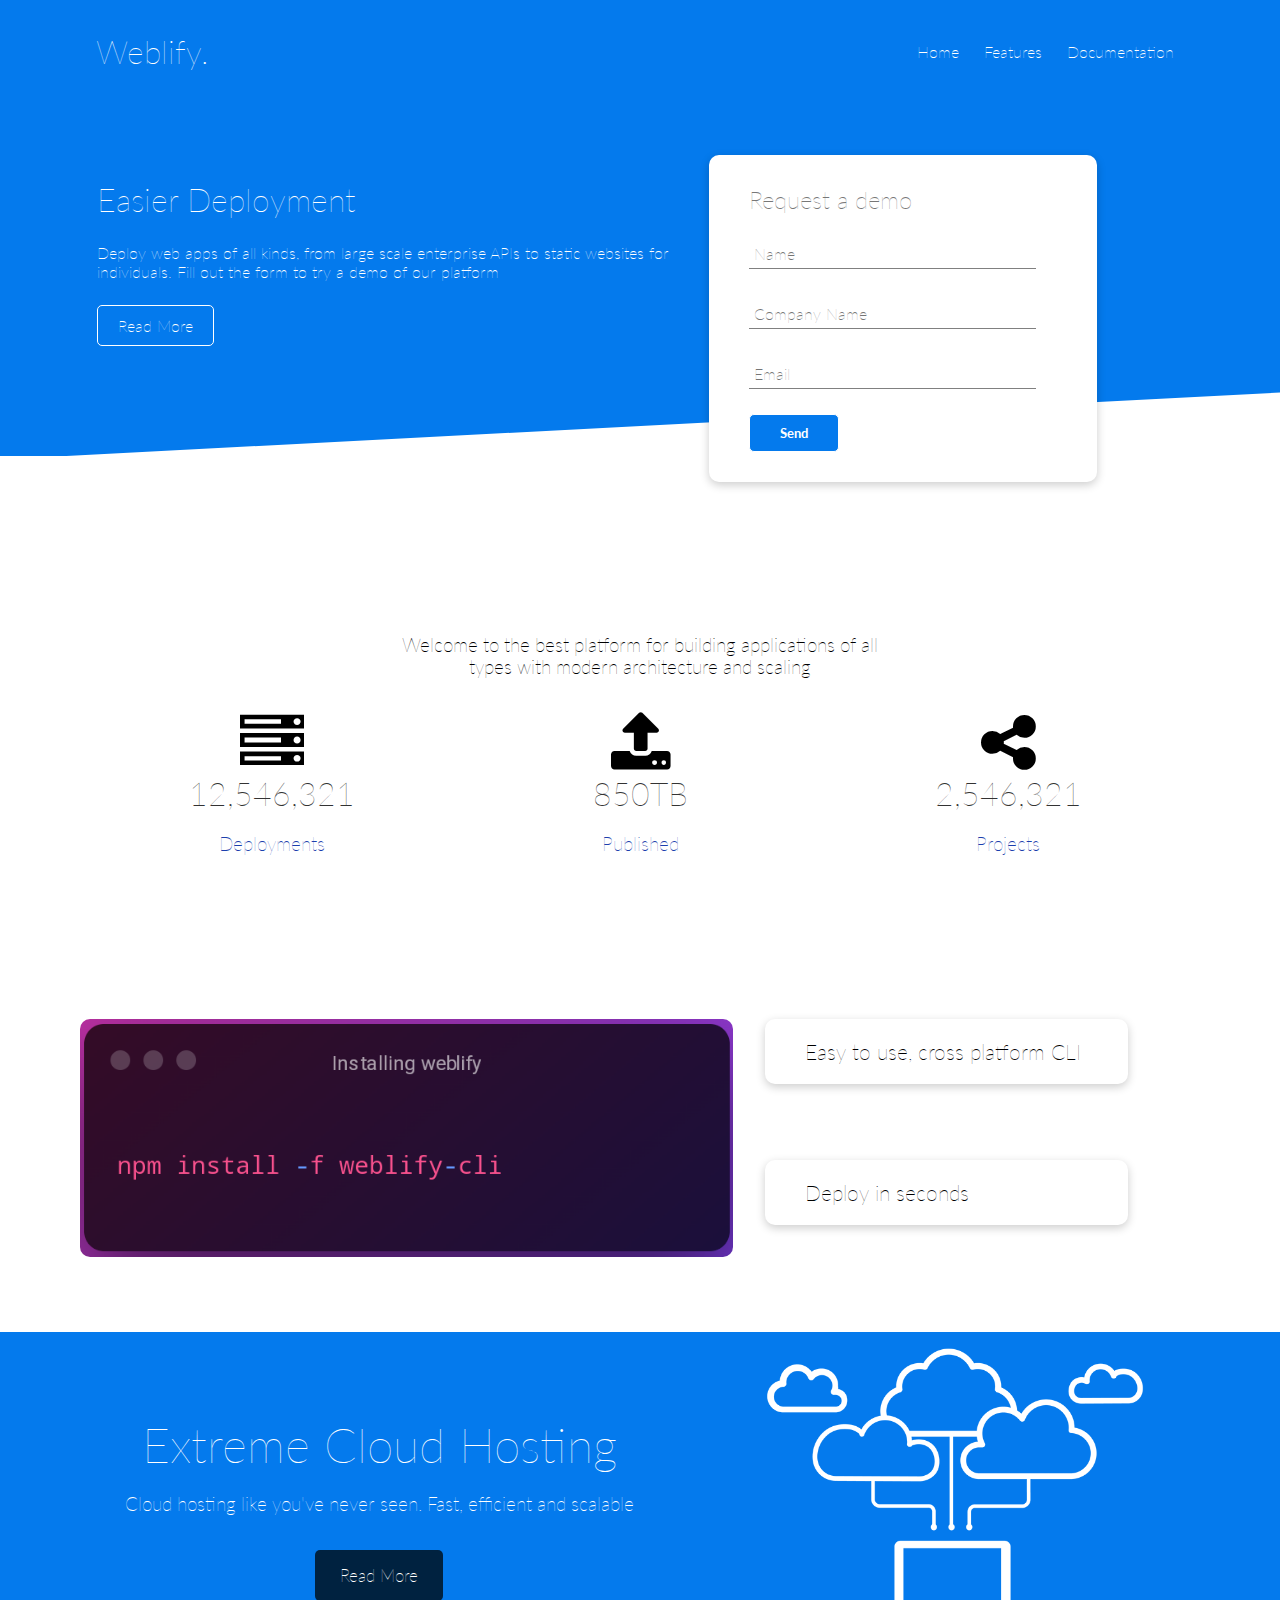
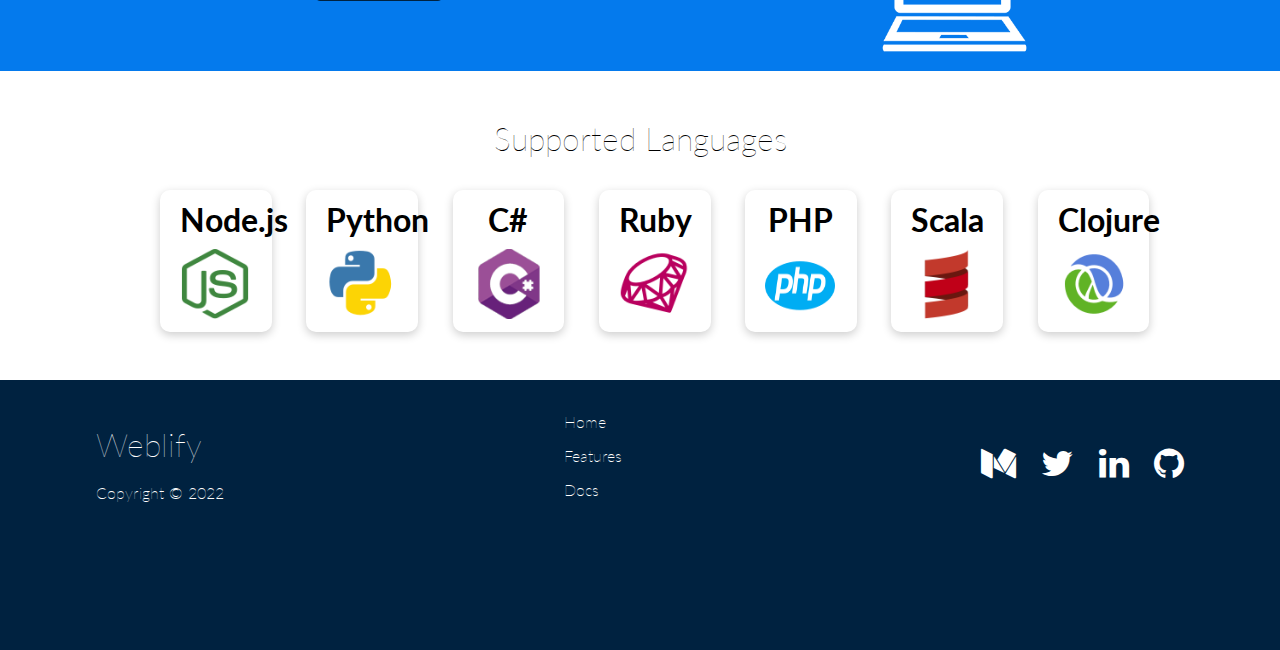
<file: index.html>
<!DOCTYPE html>
<html lang="en-US">
<head>
	<link rel="stylesheet" href="css/utilities.css">
	<link rel="stylesheet" href="css/styles.css">
	<!-- <link rel="stylesheet" href="https://cdnjs.cloudflare.com/ajax/libs/font-awesome/5.15.1/css/all.min.css" integrity="sha512-+4zCK9k+qNFUR5X+cKL9EIR+ZOhtIloNl9GIKS57V1MyNsYpYcUrUeQc9vNfzsWfV28IaLL3i96P9sdNyeRssA==" crossorigin="anonymous"/> -->
	<link rel="stylesheet" href="https://cdnjs.cloudflare.com/ajax/libs/font-awesome/4.7.0/css/font-awesome.min.css">
	<meta name="viewport" content="width=device-width, initial-scale=1.0">
	<meta charset="utf-8">
	<title>Weblify</title>
</head>
<body>
<header class="bg-primary">
	<!-------------------- Navbar ------------------>
	<section class="navbar">
		<div class="container py-3">
			<nav class="flex">
				<h1 class="logo md"><a href="index.html">Weblify.</a></h1>
				<ul>
					<li><a href="index.html">Home</a></li>
					<li><a href="features.html">Features</a></li>
					<li><a href="docs.html"><span class="long">Documentation</span><span class="short">Docs</span></a></li>
				</ul>
			</nav>
		</div>
	</section>

	<!-- ----------------Deployment and Form--------------- -->
	<section class="hero bg-primary my-3">
		<div class="container grid px-3">
			<div class="deploy">
				<h2 class="md">Easier Deployment</h2>
				<p class="my-2">Deploy web apps of all kinds, from large scale enterprise APIs to static websites for individuals. Fill out the form to try a demo of our platform</p>

				<button class="btn sm">Read More</button>
			</div>

			<div class="form">
				<form name="contact" method="POST" data-netlify="true" netlify-honeypot="bot-field" class="card px-3 py-3">
					<input type="hidden" name="form-name" value="contact">
					<p class="hidden" style="visibility: hidden; height: 0px;">
					    <label>
					      Don’t fill this out if you’re human: <input name="bot-field" />
					    </label>
					 </p>
					<h2>Request a demo</h2>
					<label for="name"></label>
					<input type="text" name="name" placeholder="Name"><br>
					<label for="company"></label>
					<input type="text" name="company" placeholder="Company Name"><br>
					<label for="email"></label>
					<input type="text" name="email" placeholder="Email"><br>
					<input type="submit" name="Send" value="Send" class="btn">	
				</form>
			</div>
		</div>
		
	</section>

</header><br><br>

<!-- ----------------Welcome--------------- -->

<section class="welcome my-5">
	<div class="container">
		<h3 class="my-2">
			Welcome to the best platform for building applications of all<br> types with modern architecture and scaling
		</h3>

		<div class="stats grid-3 my-3">
			<div>
				<!-- <i class="fas fa-server fa-3x"></i> -->
				<i class="fa fa-server fa-4x"></i>
				<h2>12,546,321</h2>
				<h3>Deployments</h3>
			</div>

			<div>
				<i class="fa fa-upload fa-4x"></i>
				<h2>850TB</h2>
				<h3>Published</h3>
			</div>

			<div>
				<i class="fa fa-share-alt fa-4x" ></i>
				<!-- <i class="fa fa-project-diagram fa-3x"></i> -->
				<h2>2,546,321</h2>
				<h3>Projects</h3>
			</div>
		</div>

	</div>
</section>


<!-- -----------CLI------------ -->

<section class="cli bg-white">
	<div class="install container py-4">
		<div>
			<img src="image/npm.png" alt="install" style="border-radius: 10px;">
		</div>

		<div>
			<h2>Easy to use, cross platform CLI</h2><br><br><br><br>
			<h2>Deploy in seconds</h2>
		</div>
		
	</div>
	
</section>

<!-- -----------HOSTING------- -->
<section class="host bg-primary my-2">
	<div class="container">
		<div class="text-center">
			<h1 class="">Extreme Cloud Hosting</h1><br>
			<p class="">
				Cloud hosting like you've never seen. Fast, efficient and scalable
			</p><br>

			<button class="btn">Read More</button><br>
		</div>

		<div>
			<img src="image/cloud.png" alt="computer cloud">
		</div>
	</div>
</section>


<!-- -----------LANGUAGES------- -->
<section class="lang my-4">
	<div class="container">
		<h1 class="text-center my-3 md">Supported Languages</h1>
		<div class="images">
			<div class="">
				<h1 class="text-center">Node.js</h1>
				<img src="image/logos/node.png" alt="nodeJs">
			</div>

			<div class="">
				<h1 class="text-center">Python</h1>
				<img src="image/logos/python.png" alt="python">
			</div>

			<div class="">
				<h1 class="text-center">C#</h1>
				<img src="image/logos/csharp.png" alt="C#">
			</div>

			<div class="">
				<h1 class="text-center">Ruby</h1>
				<img src="image/logos/ruby.png" alt="Ruby">
			</div>

			<div class="">
				<h1 class="text-center">PHP</h1>
				<img src="image/logos/php.png" alt="php">
			</div class="card">
			<h1></h1>

			<div class="">
				<h1 class="text-center">Scala</h1>
				<img src="image/logos/scala.png" alt="Scala">
			</div>

			<div class="">
				<h1 class="text-center">Clojure</h1>
				<img src="image/logos/clojure.png" alt="Clojure">
			</div>

		</div>
	</div>
</section>


<!-- -----------FOOTER------- -->
<footer class="bg-secondary">
	<div class="container py-3">
		<div>
			<h1>Weblify</h1><br>
			<p>Copyright &copy; 2022 </p>
		</div>

		<div>
			<nav>
				<ul>
					<li><a href="index.html">Home</a></li>
					<li><a href="features.html">Features</a></li>
					<li><a href="docs.html">Docs</a></li>
				</ul>
			</nav>
		</div>

		<div class="icon">
			<a href=""><i class="fa fa-medium"></i></a>
			<a href=""><i class="fa fa-twitter"></i></a>
			<a href=""><i class="fa fa-linkedin"></i></a>
			<a href="https://github.com/FatScythe"><i class="fa fa-github"></i></a>
		</div>
	</div>
</footer>
</body>
</html>
</file>
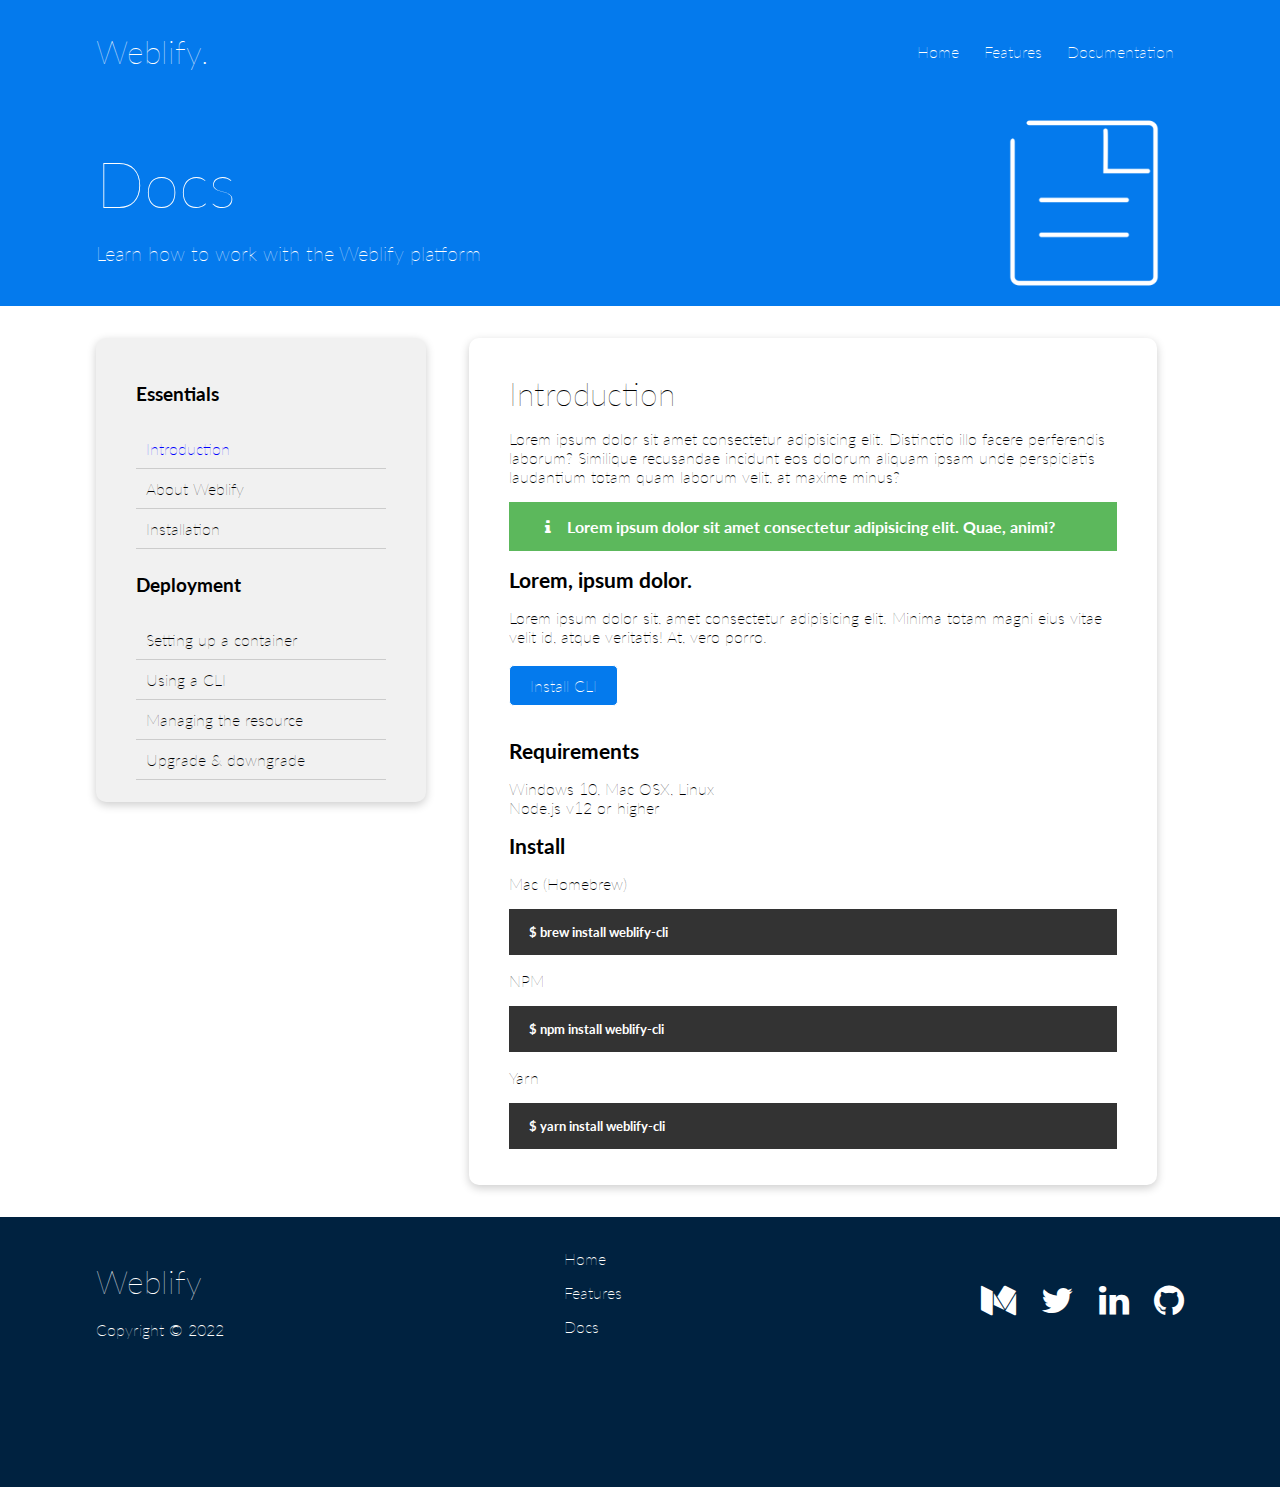
<file: docs.html>
<!DOCTYPE html>
<html lang="en-US">
<head>
	<title>Documentation | Weblify</title>
	<link rel="stylesheet" href="css/utilities.css">
	<link rel="stylesheet" href="css/docs.css">
	<link rel="stylesheet" href="https://cdnjs.cloudflare.com/ajax/libs/font-awesome/4.7.0/css/font-awesome.min.css">
	<meta name="viewport" content="width=device-width, initial-scale=1.0">
	<meta charset="utf-8">
</head>
<body>

<header>
	<!-------------------- Navbar ------------------>
	<section class="navbar bg-primary">
		<div class="container py-3">
			<nav class="flex">
				<h1 class="logo md"><a href="index.html">Weblify.</a></h1>
				<ul>
					<li><a href="index.html">Home</a></li>
					<li><a href="features.html">Features</a></li>
					<li><a href="docs.html"><span class="long">Documentation</span><span class="short">Docs</span></a></li>
				</ul>
			</nav>
		</div>
	</section>

	<!-------------------- DOCUMENTATION ------------------>
	<section class="docs bg-primary">
		<div class="container grid">
			<div>
				<h1 class="xl">Docs</h1><br>
				<p class="lead">Learn how to work with the Weblify platform</p>
			</div>

			<div>
				<img src="image/docs.png" alt="Documentation">
			</div>
		</div>
	</section>

</header>

<main>

		<!------------------Essentials and Introduction-------------------->

	<section class="sub-hero my-3">
		<div class="container">
			<div class="essential card">

				<h1 class="my-2">Essentials</h1>
				<nav>
					<ul>
						<li><a href="" class="active">Introduction</a></li>
						<li><a href="">About Weblify</a></li>
						<li><a href="">Installation</a></li>
					</ul>
				</nav>

				<h1 class="my-2">Deployment</h1>
				<nav>
					<ul>
						<li><a href="">Setting up a container</a></li>
						<li><a href="">Using a CLI</a></li>
						<li><a href="">Managing the resource</a></li>
						<li><a href="">Upgrade & downgrade</a></li>
					</ul>
				</nav>

			</div>

			<div class="intro card">
				<h1 class="my-1">Introduction</h1>
				<p class="my-1">Lorem ipsum dolor sit amet consectetur adipisicing elit. Distinctio illo facere perferendis laborum? Similique recusandae incidunt eos dolorum aliquam ipsam unde perspiciatis laudantium totam quam laborum velit, at maxime minus?</p>

				<p><i class="fa fa-info px-1"></i>Lorem ipsum dolor sit amet consectetur adipisicing elit. Quae, animi?</p>

				<h2 class="my-1">Lorem, ipsum dolor.</h2>

				<p>Lorem ipsum dolor sit, amet consectetur adipisicing elit. Minima totam magni eius vitae velit id, atque veritatis! At, vero porro.</p><br>

				<button class="btn">Install CLI</button>

				<h1 class="my-1">Requirements</h1>

				<p>Windows 10, Mac OSX, Linux<br>Node.js v12 or higher</p>

				<h2 class="my-1">Install</h2>

				<h3>Mac (Homebrew)</h3>

				<p class="my-1 tiny">$ brew install weblify-cli</p>

				<h3>NPM</h3>

				<p class="my-1 tiny">$ npm install weblify-cli</p>

				<h3>Yarn</h3>

				<p class="my-1 tiny">$ yarn install weblify-cli</p>
			</div>
		</div>
	</section>
</main>





<!-- -----------FOOTER------- -->
<footer class="bg-secondary">
	<div class="container py-3">
		<div>
			<h1>Weblify</h1><br>
			<p>Copyright &copy; 2022 </p>
		</div>

		<div>
			<nav>
				<ul>
					<li><a href="index.html">Home</a></li>
					<li><a href="features.html">Features</a></li>
					<li><a href="docs.html">Docs</a></li>
				</ul>
			</nav>
		</div>

		<div class="icon">
			<a href=""><i class="fa fa-medium"></i></a>
			<a href=""><i class="fa fa-twitter"></i></a>
			<a href=""><i class="fa fa-linkedin"></i></a>
			<a href="https://github.com/FatScythe"><i class="fa fa-github"></i></a>
		</div>
	</div>
</footer>

</body>
</html>
</file>
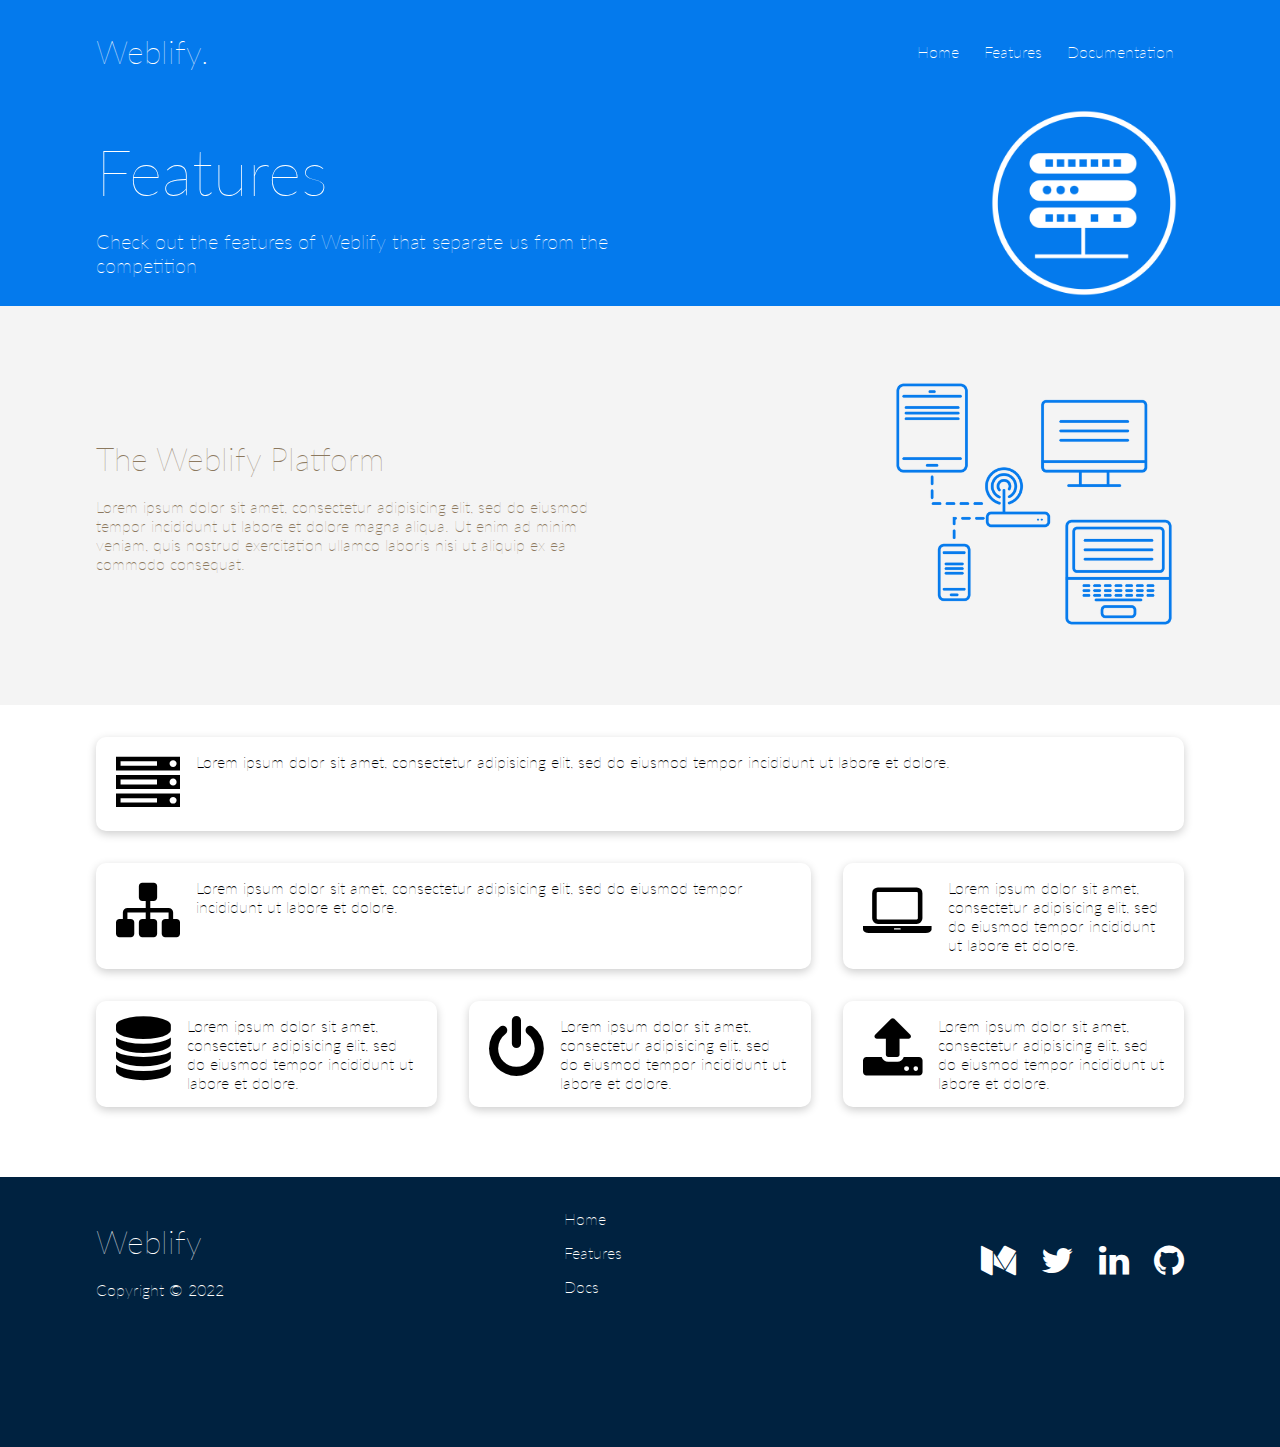
<file: features.html>
<!DOCTYPE html>
<html lang="en-US">
<head>
	<title>Features | Weblify</title>
	<link rel="stylesheet" href="css/utilities.css">
	<link rel="stylesheet" href="css/features.css">
	<link rel="stylesheet" href="https://cdnjs.cloudflare.com/ajax/libs/font-awesome/4.7.0/css/font-awesome.min.css">
	<meta name="viewport" content="width=device-width, initial-scale=1.0">
	<meta charset="utf-8">
</head>
<body>

<header>
	<!-------------------- Navbar ------------------>
	<section class="navbar bg-primary">
		<div class="container py-3">
			<nav class="flex">
				<h1 class="logo md"><a href="index.html">Weblify.</a></h1>
				<ul>
					<li><a href="index.html">Home</a></li>
					<li><a href="features.html">Features</a></li>
					<li><a href="docs.html"><span class="long">Documentation</span><span class="short">Docs</span></a></li>
				</ul>
			</nav>
		</div>
	</section>


	<!-------------------- FEATURES ------------------>
	<section class="features bg-primary">
		<div class="container grid">
			<div>
				<h1 class="xl">Features</h1><br>
				<p class="lead">Check out the features of Weblify that separate us from the <br>competition</p>
			</div>

			<div>
				<img src="image/server.png" alt="server">
			</div>
		</div>
	</section>

</header>

<main>
	<!-------------------- PLATFORM ------------------>
	<section class="platform bg-white">
		<div class="container grid py-4">
			<div>
				<h1 class="md">The Weblify Platform</h1><br>
				<p>Lorem ipsum dolor sit amet, consectetur adipisicing elit, sed do eiusmod
				tempor incididunt ut labore et dolore magna aliqua. Ut enim ad minim veniam,
				quis nostrud exercitation ullamco laboris nisi ut aliquip ex ea commodo
				consequat.</p>
			</div>

			<div>
				<img src="image/server2.png" alt="server">
			</div>
		</div>
	</section>

	<!-------------------- FUNCTION ------------------>


	<section class="function my-3">
		<div class="container">

			<div class="card">
					<i class="fa fa-server fa-4x"></i>
					<p>Lorem ipsum dolor sit amet, consectetur adipisicing elit, sed do eiusmod
					tempor incididunt ut labore et dolore.</p>
			</div>

			<div class="card">
					<i class="fa fa-sitemap fa-4x"></i>
					<!-- <i class="fa fa-server fa-4x"></i> -->
					<p>Lorem ipsum dolor sit amet, consectetur adipisicing elit, sed do eiusmod
					tempor incididunt ut labore et dolore.</p>
			</div>

			<div class="card">
					<i class="fa fa-laptop fa-4x"></i>
					<p>Lorem ipsum dolor sit amet, consectetur adipisicing elit, sed do eiusmod
					tempor incididunt ut labore et dolore.</p>
			</div>

			<div class="card">
					<i class="fa fa-database fa-4x"></i>
					<p>Lorem ipsum dolor sit amet, consectetur adipisicing elit, sed do eiusmod
					tempor incididunt ut labore et dolore.</p>
			</div>

			<div class="card">
					<i class="fa fa-power-off fa-4x"></i>
					<p>Lorem ipsum dolor sit amet, consectetur adipisicing elit, sed do eiusmod
					tempor incididunt ut labore et dolore.</p>
			</div>

			<div class="card">
					<i class="fa fa-upload fa-4x"></i>
					<p>Lorem ipsum dolor sit amet, consectetur adipisicing elit, sed do eiusmod
					tempor incididunt ut labore et dolore.</p>
			</div>
			
		</div>
		
	</section><br><br>

</main>


<!-------------FOOTER--------->
<footer class="bg-secondary">
	<div class="container py-3">
		<div>
			<h1>Weblify</h1><br>
			<p>Copyright &copy; 2022 </p>
		</div>

		<div>
			<nav>
				<ul>
					<li><a href="index.html">Home</a></li>
					<li><a href="features.html">Features</a></li>
					<li><a href="docs.html">Docs</a></li>
				</ul>
			</nav>
		</div>

		<div class="icon">
			<a href=""><i class="fa fa-medium"></i></a>
			<a href=""><i class="fa fa-twitter"></i></a>
			<a href=""><i class="fa fa-linkedin"></i></a>
			<a href="https://github.com/FatScythe"><i class="fa fa-github"></i></a>
		</div>
	</div>
</footer>

</body>
</html>
</file>
<file: css/utilities.css>
/*----Background------*/
.bg-primary {
	background: var(--blue);
	color: #fff;
}

.bg-secondary {
	background: var(--darkblue);
	color: #fff;
}

.bg-white {
	background: #fff;
	color: var(--black);
}


/*----------image--------*/
img {
	width: 100%;
}

a {
	text-decoration: none;
	color: #fff;
}

/*-----Container-----*/
.container {
	width: 85%;
	margin: 0 auto;
}

@media screen and (max-width: 768px) {
	.container {
		width: 90%;
	}	
}

/*----flex-----*/
.flex {
	display: flex;
	justify-content: space-between;
	align-items: center;
	height: 100%;
}

/*----------button---------*/
.btn {
	border: 1px solid #fff;
	color: #fff;
	background-color: transparent;
	border-radius: 5px;
	padding: 10px 20px;
	cursor: pointer;
}

.btn:hover {
	transform: scale(0.95);
}

/*----Grid-----*/
.grid {
	display: grid;
	justify-content: center;
	align-content: center;
	height: 100%;
	grid-template-columns: repeat(2,1fr);
	grid-gap: 2rem;
}

.grid-3 {
	display: grid;
	justify-content: center;
	align-content: center;
	height: 100%;
	grid-template-columns: repeat(3,1fr);
	grid-gap: 1rem;
}


/* Text sizes */
.tiny {
	font-size: 13px;
}

.lead {
  font-size: 20px;
}

.sm {
  font-size: 1rem;
}

.md {
  font-size: 2rem;
}

.lg {
  font-size: 3rem;
}

.xl {
  font-size: 4rem;
}

/*Text-align*/

.text-center {
  text-align: center;
}

.text-left {
  text-align: left;
}

.text-right {
  text-align: right;
}


/*------Margin------*/
.m-1 {
	margin: 1.0rem;
}

.m-2 {
	margin: 1.5rem;
}

.m-3 {
	margin: 2.0rem;
}

.m-4 {
	margin: 3rem;
}

.m-5 {
	margin: 4rem;
}

/*------Margin-top and bottom------*/
.my-1 {
	margin: 1.0rem 0;
}

.my-2 {
	margin: 1.5rem 0;
}

.my-3 {
	margin: 2.0rem 0;
}

.my-4 {
	margin: 3rem 0;
}

.my-5 {
	margin: 4rem 0;
}

/*------Margin-left and right------*/
.mx-1 {
	margin: 0 1.0rem;
}

.mx-2 {
	margin: 0 1.5rem;
}

.mx-3 {
	margin: 0 2.0rem;
}

.mx-4 {
	margin: 0 3rem;
}

.mx-5 {
	margin: 0 4rem;
}

/*------Padding------*/
.p-1 {
	padding: 1.0rem;
}

.p-2 {
	padding: 1.5rem;
}

.p-3 {
	padding: 2.0rem;
}

.p-4 {
	padding: 3rem;
}

.p-5 {
	padding: 4rem;
}

/*------Padding-top and bottom------*/
.py-1 {
	padding: 1.0rem 0;
}

.py-2 {
	padding: 1.5rem 0;
}

.py-3 {
	padding: 2.0rem 0;
}

.py-4 {
	padding: 3rem 0;
}

.py-5 {
	padding: 4rem 0;
}

/*------Padding-left and right------*/
.px-1 {
	padding: 0 1.0rem;
}

.px-2 {
	padding: 0 1.5rem;
}

.px-3 {
	padding: 0 2.0rem;
}

.px-4 {
	padding: 0 3rem;
}

.px-5 {
	padding: 0 4rem;
}


/*-----------ANIMATIONS-------------*/


@keyframes SlideInFromRight {
	from {transform: translateX(100%);}
	to { transform: translateX(0); }
}

@keyframes SlideInFromLeft {
	from {transform: translateX(-100%);}
	to { transform: translateX(0); }
}

@keyframes SlideInFromBottom {
	from {transform: translateY(100vh);}
	to { transform: translateX(0); }
}

@keyframes SlideInFromTop {
	from {transform: translateY(-100%);}
	to { transform: translateX(0); }
}
</file>
<file: css/styles.css>
@import url('https://fonts.googleapis.com/css2?family=Lato:wght@300&display=swap');

:root {
	--blue:rgb(4,122,237);
	--darkblue: rgb(0,34,64);
	--black: #8C795F;
}

* {
	margin: 0;
	padding: 0;
	font-family: 'Lato', sans-serif;
	font-weight: lighter;
}

html {
	scroll-behavior: smooth;
}

header {
	position: relative;
}


/*------------Navbar----------*/


.navbar div nav ul li {
	display: inline-block;
	padding: 10px;
}

nav ul li {
	position: relative;
}

.navbar nav ul li a::after {
	content: "";
	height: 2px;
	border-radius: 3px;
	position: absolute;
	left: 0;
	bottom: 0;
	background-color: #fff;
	width: 0;
	transition: width 0.4s;
}

.navbar nav ul li a:hover::after {
	width: 100%;
}

.navbar div nav ul li .short {
	display: none;
}


@media screen and (max-width: 768px) {
	.navbar div nav ul li .short {
		display: block;
	}

	.navbar div nav ul li .long {
		display: none;
	}
}


@media screen and (max-width: 500px) {
	.navbar div .flex {
		justify-content: center;
		flex-direction: column;
	}

	.navbar nav ul {
		margin-top: 15px;
		padding: 10px;
    	background-color: rgba(0, 0, 0, 0.1);
	}
	
}


/*------------Deployment and Form----------*/
.hero {
	padding: 20px 20px 110px 20px;
}

.hero .grid {
	grid-template-columns: 55% 45%;
}

/*----------------Deploy------------*/

.deploy {
	animation: SlideInFromLeft 1s ease-in;
	padding-top: 25px;
}

.deploy h1 {
}

/*----------------Form------------*/

.form {
	position: relative;
	animation: SlideInFromRight 1s ease-in;
	z-index: 5;
}

.card {
	position: absolute;
	background-color: #fff;
	border-radius: 10px;
	padding: 20px 40px;
	width: 65%;
	box-shadow: 0 3px 10px rgba(0, 0, 0, 0.2);
	z-index: 2;
}

.card h2 {
	color: #777;
	padding: 10px 0;
}

.card input[type=text] {
	border: none;
	outline: none;
	border-bottom: 1px solid gray;
	display: inline-block;
	width: 90%;
	margin: 15px 0;
	padding: 5px;
	font-size: 16px;
}

.card .btn {
	background: var(--blue);
	padding: 10px 30px;
	font-weight: bold;
	margin: 10px 0;
}

header::after {
	content: "";
	position: absolute;
	bottom: -70px;
	left: 0;
	right: 0;
	background-color: #fff;
	height: 100px;
	z-index: 1;
	transform: skewY(-3deg);
}

@media screen and (max-width: 768px) {

	/*------------Deployment and Form----------*/

	.hero {
		padding: 20px 20px 300px 20px;
	}

	.hero .grid {
		grid-template-columns: 100%;
	}

	/*----------------Deploy------------*/

	.deploy {
		animation: SlideInFromTop 1s ease-in;
		text-align: center;
		padding-top: 0;
		padding-bottom: 40px;
	}

	/*----------------Form------------*/

	.form {
		animation: SlideInFromBottom 1s ease-in;
	}
	
	div .form {
		display: flex;
		justify-content: center;
	}

	.card {
		width: 60%;
	}

}

@media screen and (max-width: 500px) {

	/*------------Deployment and Form----------*/
	.hero {
		padding: 0 20px 300px 20px;
	}


	/*----------------Deploy------------*/

	.deploy {
		line-height: 1.5;
	}

	.deploy h2 {
		margin-top: -20px;
		font-size: 2.5rem;
	}

	/*----------------Form------------*/

	.card {
		width: 70%;
	}	
}


/*----------------Welcome---------------*/
.welcome {
	animation: SlideInFromBottom 1s ease-in;
}
.welcome .container {
	padding: 20px;
	text-align: center;
}

.welcome .grid-3 .fas {
	display: flex;
	justify-content: center;
	align-items: center;
	margin: 10px 0;
}

.welcome .stats h2 {
	font-size: 2.0rem;
	color: #333;
}

.welcome .stats h3 {
	margin-top: 20px;
	color: #1C3FAD;
}

@media screen and (max-width: 768px) {
/*----------------Welcome---------------*/


.welcome {
	animation: SlideInFromLeft 1s ease-in;
}

	.welcome .grid-3 {
		grid-template-columns: 1fr;
	}
}


/*-----------CLI------------*/

.cli .install {
	display: grid;
	justify-content: center;
	align-content: center;
	height: 100%;
	grid-gap: 2rem;
	grid-template-columns: 60% 40%;
}

.cli .install  h2 { 
	background-color: #fff;
	border-radius: 10px;
	padding: 20px 40px;
	width: 65%;
	box-shadow: 0 3px 10px rgba(0, 0, 0, 0.2);
	z-index: 2;
	font-size: 1.3rem;
	color: #000;
}

@media screen and (max-width: 768px) {
	/*-----------CLI------------*/

	.cli .install {
		grid-template-columns: 1fr;
	}

	.cli .install  h2 {
		width: 75%;
	}
}


/*-----------HOSTING------- */

.host .container {
	display: grid;
	justify-content: center;
	align-content: center;
	height: 100%;
	grid-gap: 2rem;
	grid-template-columns: 55% 45%;	
}

.host .container div:first-child {
	display: flex;
	justify-content: center;
	align-items: center;
	flex-direction: column;
}

.host .container div:first-child h1 {
	font-size: 3rem;
	font-weight: lighter;
	margin-top: 2rem;
}

.host .container div:first-child p {
	font-size: 1.2rem;
	margin-bottom: 1rem;
}

.host .container div:first-child .btn {
	background-color: #002240;
	border: none;
	font-size: 1.05rem;
	padding: 15px 25px;
}

@media screen and (max-width:768px) {
	/*-----------HOSTING------- */

	.host .container {
		grid-template-columns: 1fr;
	}
}


/*----------------LANGUAGES---------------*/

.lang div  {
	margin: 0 auto;
	width: 80%;
}

.lang div h1 {
	font-weight: lighter;
}

.lang div .images {
	width: 100%;
	display: flex;
	justify-content: center;
	align-items: center;
	flex-wrap: wrap;
}

.lang div .images div h1 {
	/*font-size: 1rem;*/
	font-weight: bold;
	margin-bottom: 10px;
}

.lang div .images img {
	width: 70px;
	height: 70px;
}

.lang div .images div {
	margin-left: 2.0rem;
	background-color: #fff;
	border-radius: 10px;
	padding: 10px 20px;
	width: 7%;
	box-shadow: 0 3px 10px rgba(0, 0, 0, 0.2);
	transition: transform 0.3s;
}

.lang div .images div:hover {
	transform: translateY(-10px);
}

@media screen and (max-width: 768px) {
	/*----------------LANGUAGES---------------*/
	.lang div .images div {
		width: 12%;
		margin-bottom: 1rem;
	}
}

@media screen and (max-width: 500px) {
	/*----------------LANGUAGES---------------*/
	
	.lang div .images img {
		width: 80px;
		height: 90px;
	}

	.lang div .images div h1 {
		font-size: 1rem;
	}

	.lang div .images div {
		padding: 10px 20px;
		width: 25%;
	}

}


 /*-----------FOOTER-------*/

 footer {	
	height: 30vh;
 }

 footer .container {
 	display: flex;
 	justify-content: space-between;
 	align-items: center;
 }

 footer div nav ul {
 	list-style: none;
 }

 footer div nav ul li {
 	padding-bottom: 15px;
 }

 footer div .icon .fa {
 	color: #fff;
 	font-size: 35px;
 	margin-left: 20px;
 }

 @media screen and (max-width: 768px) {
 	footer {
 		height: 50vh;
 	}

 	footer .container {
 		flex-direction: column;
 		align-items: flex-start;
 	}

 	footer div nav ul {
 		margin-top: 40px;
 	}

 	footer div .icon .fa {
 		margin-top: 40px;	
 	}
 }

  @media screen and (max-width: 500px) {
 	footer {
 		height: 60vh;
 	}

 	footer div .icon .fa {
 		font-size: 25px;
 	}
 }
</file>
<file: css/docs.css>
@import url('https://fonts.googleapis.com/css2?family=Lato:wght@300&display=swap');

:root {
	--blue:rgb(4,122,237);
	--darkblue: rgb(0,34,64);
	--black: #8C795F;
}

* {
	margin: 0;
	padding: 0;
	font-family: 'Lato', sans-serif;
	font-weight: lighter;
}

html {
	scroll-behavior: smooth;
}

.card {
	background-color: #fff;
	border-radius: 10px;
	padding: 20px 40px;
	/*width: 65%;*/
	box-shadow: 0 3px 10px rgba(0, 0, 0, 0.2);
}

header {
	position: relative;
}


/*------------Navbar----------*/


.navbar div nav ul li {
	display: inline-block;
	padding: 10px;
}

nav ul li {
	position: relative;
}

.navbar nav ul li a::after {
	content: "";
	height: 2px;
	border-radius: 3px;
	position: absolute;
	left: 0;
	bottom: 0;
	background-color: #fff;
	width: 0;
	transition: width 0.4s;
}

.navbar nav ul li a:hover::after {
	width: 100%;
}

.navbar div nav ul li .short {
	display: none;
}


@media screen and (max-width: 768px) {
	.navbar div nav ul li .short {
		display: block;
	}

	.navbar div nav ul li .long {
		display: none;
	}
}


@media screen and (max-width: 500px) {
	.navbar div .flex {
		justify-content: center;
		flex-direction: column;
	}

	.navbar nav ul {
		margin-top: 15px;
		padding: 10px;
    	background-color: rgba(0, 0, 0, 0.1);
	}
	
}

/*-------------------- FEATURES ------------------*/

.docs div:first-child {
	align-self: center;
}


.docs div:last-child {
	justify-self: flex-end;
}

.docs div:last-child img {
	width: 200px;
	height: 200px;
}

@media screen and (max-width: 768px) {
	.docs div {
		grid-template-columns: 1fr;
		text-align: center;
		padding: 20px 0;
	}

	.docs div:last-child {
		justify-self: center;
	}
}

@media screen and (max-width: 500px) {
	.docs div {
		padding: 0 0 20px 0;
	}
}


/*------------------Essentials and Introduction--------------------*/
.sub-hero {
	height: 100%;
}

.sub-hero .container {
	display: grid;
	justify-content: space-between;
	align-content: center;
	grid-template-columns: 1fr 2fr;
	height: 100%;
	gap: 1rem;
}

.sub-hero .container .essential {
	background: #f1f1f1;
	width: 70%;
	height: 50%;
}

.sub-hero .container .essential h1 {
	font-weight: bold;
	font-size: 1.2em;
}

.sub-hero .container nav ul li {
	list-style: none;
	border-bottom: 1px solid #ccc;
	padding: 10px;
}

.sub-hero .container nav ul li a {
	color: #000;
}

.sub-hero .container nav ul li a:hover {
	font-weight: bold;
}

.sub-hero .container nav ul li .active {
	color: blue;
}

.sub-hero .container .intro {
	width: 85%;
}

.sub-hero .container .intro *:nth-child(3) {
	background: #5CB85C;
	color: #fff;
	font-weight: bold;
	padding: 15px 20px;
}

.sub-hero .container .intro *:nth-child(4), *:nth-child(8), *:nth-child(10) {
	font-weight: bold;
	font-size: 1.3rem;
}

.sub-hero .container .intro .btn {
	background: var(--blue);
	font-size: 1rem;
	margin-bottom: 1rem;
}

.sub-hero .container .intro h3 {
	font-size: 1rem;
}

.sub-hero .container .intro h3 + p {
	background: #333;
	color: #fff;
	padding: 15px 20px;
	font-weight: bold;

}

@media screen and (max-width: 768px) {
	.sub-hero .container {
		justify-content: center;
		grid-template-columns: 1fr;
	}

	.sub-hero .container .essential {
		width: 80%;
		height: 90%
	}

	.sub-hero .container .intro {
		width: 80%;
	}	
}

@media screen and (max-width: 500px) {
	.sub-hero .container .essential {
		width: 70%;
	}

	.sub-hero .container .intro {
		width: 70%;
	}	
} 





























































/*-----------FOOTER-------*/

 footer {	
	height: 30vh;
 }

 footer .container {
 	display: flex;
 	justify-content: space-between;
 	align-items: center;
 }

 footer div nav ul {
 	list-style: none;
 }

 footer div nav ul li {
 	padding-bottom: 15px;
 }

 footer div .icon .fa {
 	color: #fff;
 	font-size: 35px;
 	margin-left: 20px;
 }

 @media screen and (max-width: 768px) {
 	footer {
 		height: 50vh;
 	}

 	footer .container {
 		flex-direction: column;
 		align-items: flex-start;
 	}

 	footer div nav ul {
 		margin-top: 40px;
 	}

 	footer div .icon .fa {
 		margin-top: 40px;	
 	}
 }

  @media screen and (max-width: 500px) {
 	footer {
 		height: 60vh;
 	}

 	footer div .icon .fa {
 		font-size: 25px;
 	}
 }
</file>
<file: css/features.css>
@import url('https://fonts.googleapis.com/css2?family=Lato:wght@300&display=swap');

:root {
	--blue:rgb(4,122,237);
	--darkblue: rgb(0,34,64);
	--black: #8C795F;
}

* {
	margin: 0;
	padding: 0;
	font-family: 'Lato', sans-serif;
	font-weight: lighter;
}

html {
	scroll-behavior: smooth;
}

header {
	position: relative;
}


/*------------Navbar----------*/


.navbar div nav ul li {
	display: inline-block;
	padding: 10px;
}

nav ul li {
	position: relative;
}

.navbar nav ul li a::after {
	content: "";
	height: 2px;
	border-radius: 3px;
	position: absolute;
	left: 0;
	bottom: 0;
	background-color: #fff;
	width: 0;
	transition: width 0.4s;
}

.navbar nav ul li a:hover::after {
	width: 100%;
}

.navbar div nav ul li .short {
	display: none;
}


@media screen and (max-width: 768px) {
	.navbar div nav ul li .short {
		display: block;
	}

	.navbar div nav ul li .long {
		display: none;
	}
}


@media screen and (max-width: 500px) {
	.navbar div .flex {
		justify-content: center;
		flex-direction: column;
	}

	.navbar nav ul {
		margin-top: 15px;
		padding: 10px;
    	background-color: rgba(0, 0, 0, 0.1);
	}
	
}

/*-------------------- FEATURES ------------------*/

.features div:first-child {
	align-self: center;
}


.features div:last-child {
	justify-self: flex-end;
}

.features div:last-child img {
	width: 200px;
	height: 200px;
}

@media screen and (max-width: 768px) {
	.features div {
		grid-template-columns: 1fr;
		text-align: center;
		padding: 20px 0;
	}

	.features div:last-child {
		justify-self: center;
	}
}

@media screen and (max-width: 500px) {
	.features div {
		padding: 0 0 20px 0;
	}
}


/*-------------------- PLATFORM ------------------*/

.platform {
	background: #F4F4F4;
}

.platform div:first-child {
	align-self: center;
}

.platform div:last-child {
	justify-self: flex-end;
}

.platform div:last-child img {
	width: 300px;
	height: 300px;
}

@media screen and (max-width: 768px) {
	.platform div {
		grid-template-columns: 1fr;
		text-align: center;
	}

	.platform div:last-child {
		justify-self: center;
	}
}



/*-------------------- FUNCTION ------------------*/

.function .container {
	display: grid;
	align-content: center;
	grid-template-columns: repeat(3,1fr);
	height: 100%;
	grid-gap: 2rem;
}

.function .container .card {
	background-color: #fff;
	border-radius: 10px;
	padding: 15px 20px;
	box-shadow: 0 3px 10px rgba(0, 0, 0, 0.2);
	display: flex;
	justify-content: space-between;
	gap: 1rem;
}

.function .container div:first-child {
	grid-column: 1 / span 3;
	justify-content: flex-start;
}

.function .container div:nth-child(2) {
	grid-column: 1 / span 2;
}

@media screen and (max-width: 768px) {

	/*-------------------- FUNCTION ------------------*/

	.function .container {
		grid-template-columns: 1fr;
	}

	.function .container div:first-child {
		grid-column: 1;
	}

	.function .container div:nth-child(2) {
		grid-column: 1; 
	}
}




















































/*-----------FOOTER-------*/

 footer {	
	height: 30vh;
 }

 footer .container {
 	display: flex;
 	justify-content: space-between;
 	align-items: center;
 }

 footer div nav ul {
 	list-style: none;
 }

 footer div nav ul li {
 	padding-bottom: 15px;
 }

 footer div .icon .fa {
 	color: #fff;
 	font-size: 35px;
 	margin-left: 20px;
 }

 @media screen and (max-width: 768px) {
 	footer {
 		height: 50vh;
 	}

 	footer .container {
 		flex-direction: column;
 		align-items: flex-start;
 	}

 	footer div nav ul {
 		margin-top: 40px;
 	}

 	footer div .icon .fa {
 		margin-top: 40px;	
 	}
 }

  @media screen and (max-width: 500px) {
 	footer {
 		height: 60vh;
 	}

 	footer div .icon .fa {
 		font-size: 25px;
 	}
 }
</file>
